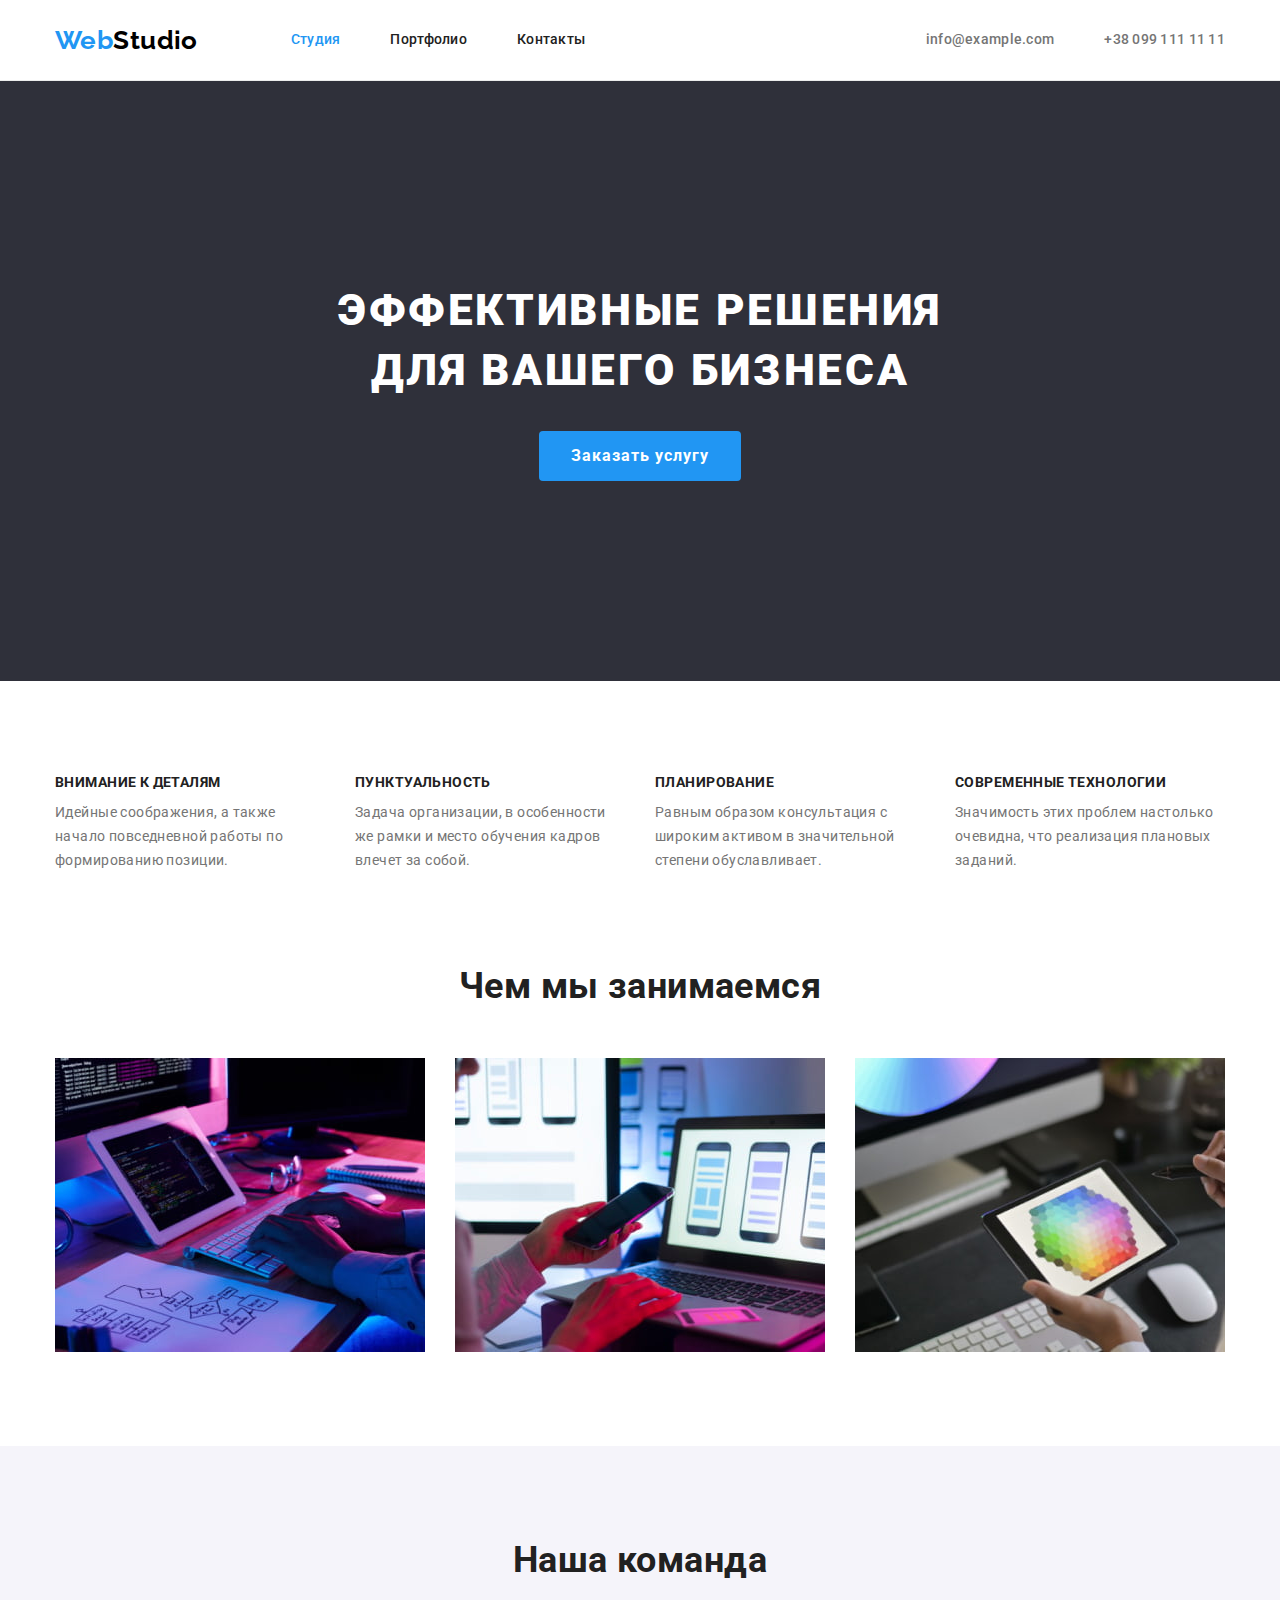
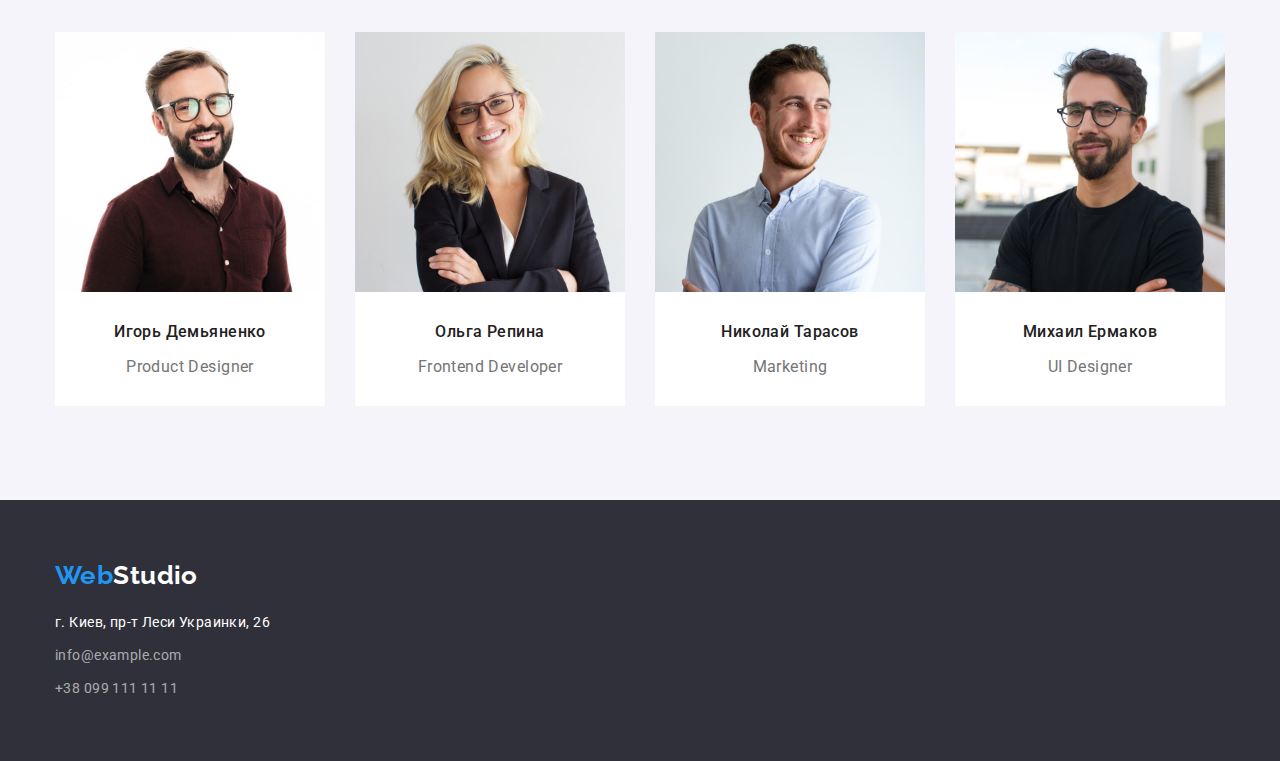
<file: index.html>
<!DOCTYPE html>
<html lang="ru">
<head>
    <meta charset="UTF-8">
    <meta http-equiv="X-UA-Compatible" content="IE=edge">
    <meta name="viewport" content="width=device-width, initial-scale=1.0">
    <title>Главная</title>
    <link rel="preconnect" href="https://fonts.googleapis.com">
    <link rel="preconnect" href="https://fonts.gstatic.com" crossorigin>
    <link href="https://fonts.googleapis.com/css2?family=Raleway:wght@700&family=Roboto:wght@400;500;700;900&display=swap" rel="stylesheet">
    <link rel="stylesheet" href="https://cdnjs.cloudflare.com/ajax/libs/modern-normalize/1.1.0/modern-normalize.min.css">
    <link rel="stylesheet" href="./css/styles.css">
</head>
<body>
    <header class="page-header">
        <div class="container main-nav">
            <nav class="header-nav">
                <a class="logo link" href="./index.html"><span class="first-part">Web</span><span class="second-part">Studio</span></a>
                <ul class="menu list">
                    <li class="menu-item"><a class="menu link current" href="./index.html">Студия</a></li>
                    <li class="menu-item"><a class="menu link" href="./portfolio.html">Портфолио</a></li>
                    <li class="menu-item"><a class="menu link" href="">Контакты</a></li>
                </ul>
            </nav>
            <ul class="header-contact list">
                <li class="header-contact-item"><a class="header-contact link" href="mailto:info@example.com">info@example.com</a></li>
                <li class="header-contact-item"><a class="header-contact link" href="tel:+380991111111">+38 099 111 11 11</a></li>
            </ul>
        </div>
    </header>
    <main>
        <section class="banner">
            <div class="container">
                <h1 class="hero">Эффективные решения для вашего бизнеса</h1>
                <button class="btn" type="button">Заказать услугу</button>
            </div>
        </section>
        <section class="benefits section">
            <div class="container">
                <h2 class="section-title none">Наши преимущества</h2>
                <ul class="benefits list">
                    <li class="benefits-item">
                        <h3 class="benefits-title">Внимание к деталям</h3>
                        <p class="text">Идейные соображения, а также начало повседневной работы по формированию позиции.</p>
                    </li>
                    <li class="benefits-item">
                        <h3 class="benefits-title">Пунктуальность</h3>
                        <p class="text">Задача организации, в особенности же рамки и место обучения кадров влечет за собой.</p>
                    </li>
                    <li class="benefits-item">
                        <h3 class="benefits-title">Планирование</h3>
                        <p class="text">Равным образом консультация с широким активом в значительной степени обуславливает.</p>
                    </li>
                    <li class="benefits-item">
                        <h3 class="benefits-title">Современные технологии</h3>
                        <p class="text">Значимость этих проблем настолько очевидна, что реализация плановых заданий.</p>
                    </li>
                </ul>
            </div>
        </section>
        <section class="occupation section">
            <div class="container">
                <h2 class="section-title">Чем мы занимаемся</h2>
                <ul class="occupation list">
                    <li class="occupation-item"><img src="./images/work/img-1.jpg" alt="Разработка технического задания" width="370" height="294"></li>
                    <li class="occupation-item"><img src="./images/work/img-2.jpg" alt="Тестирование" width="370" height="294"></li>
                    <li class="occupation-item"><img src="./images/work/img-3.jpg" alt="Выбор цветовой гаммы" width="370" height="294"></li>
                </ul>
            </div>
        </section>
        <section class="team section">
            <div class="container">
                <h2 class="section-title">Наша команда</h2>
                <ul class="team list">
                    <li class="team-item">
                        <img src="./images/team/ID.jpg" alt="Участник команды №1" width="270" height="260">
                        <div class="worker">
                            <h3 class="name">Игорь Демьяненко</h3>
                            <p class="profession" lang="en">Product Designer</p>
                        </div> 
                    </li>
                    <li class="team-item">
                        <img src="./images/team/OR.jpg" alt="Участник команды №2" width="270" height="260">
                        <div class="worker">
                            <h3 class="name">Ольга Репина</h3>
                            <p class="profession" lang="en">Frontend Developer</p>
                        </div>
                    </li>
                    <li class="team-item">
                        <img src="./images/team/NT.jpg" alt="Участник команды №3" width="270" height="260">
                        <div class="worker">
                            <h3 class="name">Николай Тарасов</h3>
                            <p class="profession" lang="en">Marketing</p>
                        </div>
                    </li>
                    <li class="team-item">
                        <img src="./images/team/MY.jpg" alt="Участник команды №4" width="270" height="260">
                        <div class="worker">
                            <h3 class="name">Михаил Ермаков</h3>
                            <p class="profession" lang="en">UI Designer</p>
                        </div>
                    </li>
                </ul>
            </div>
        </section>
    </main>
    <footer class="page-footer">
        <div class="container">
            <a class="logo link" href="./index.html"><span class="first-part">Web</span><span class="second-part">Studio</span></a>
            <address>
                <p class="phys-adress">г. Киев, пр-т Леси Украинки, 26</p>
                <ul class="footer-contact list">
                    <li class="footer-item"><a class="footer-contact link" href="mailto:info@example.com">info@example.com</a></li>
                    <li class="footer-item"><a class="footer-contact link" href="tel:+380991111111">+38 099 111 11 11</a></li>
                </ul>
            </address> 
        </div>
    </footer>
</body>
</html>
</file>
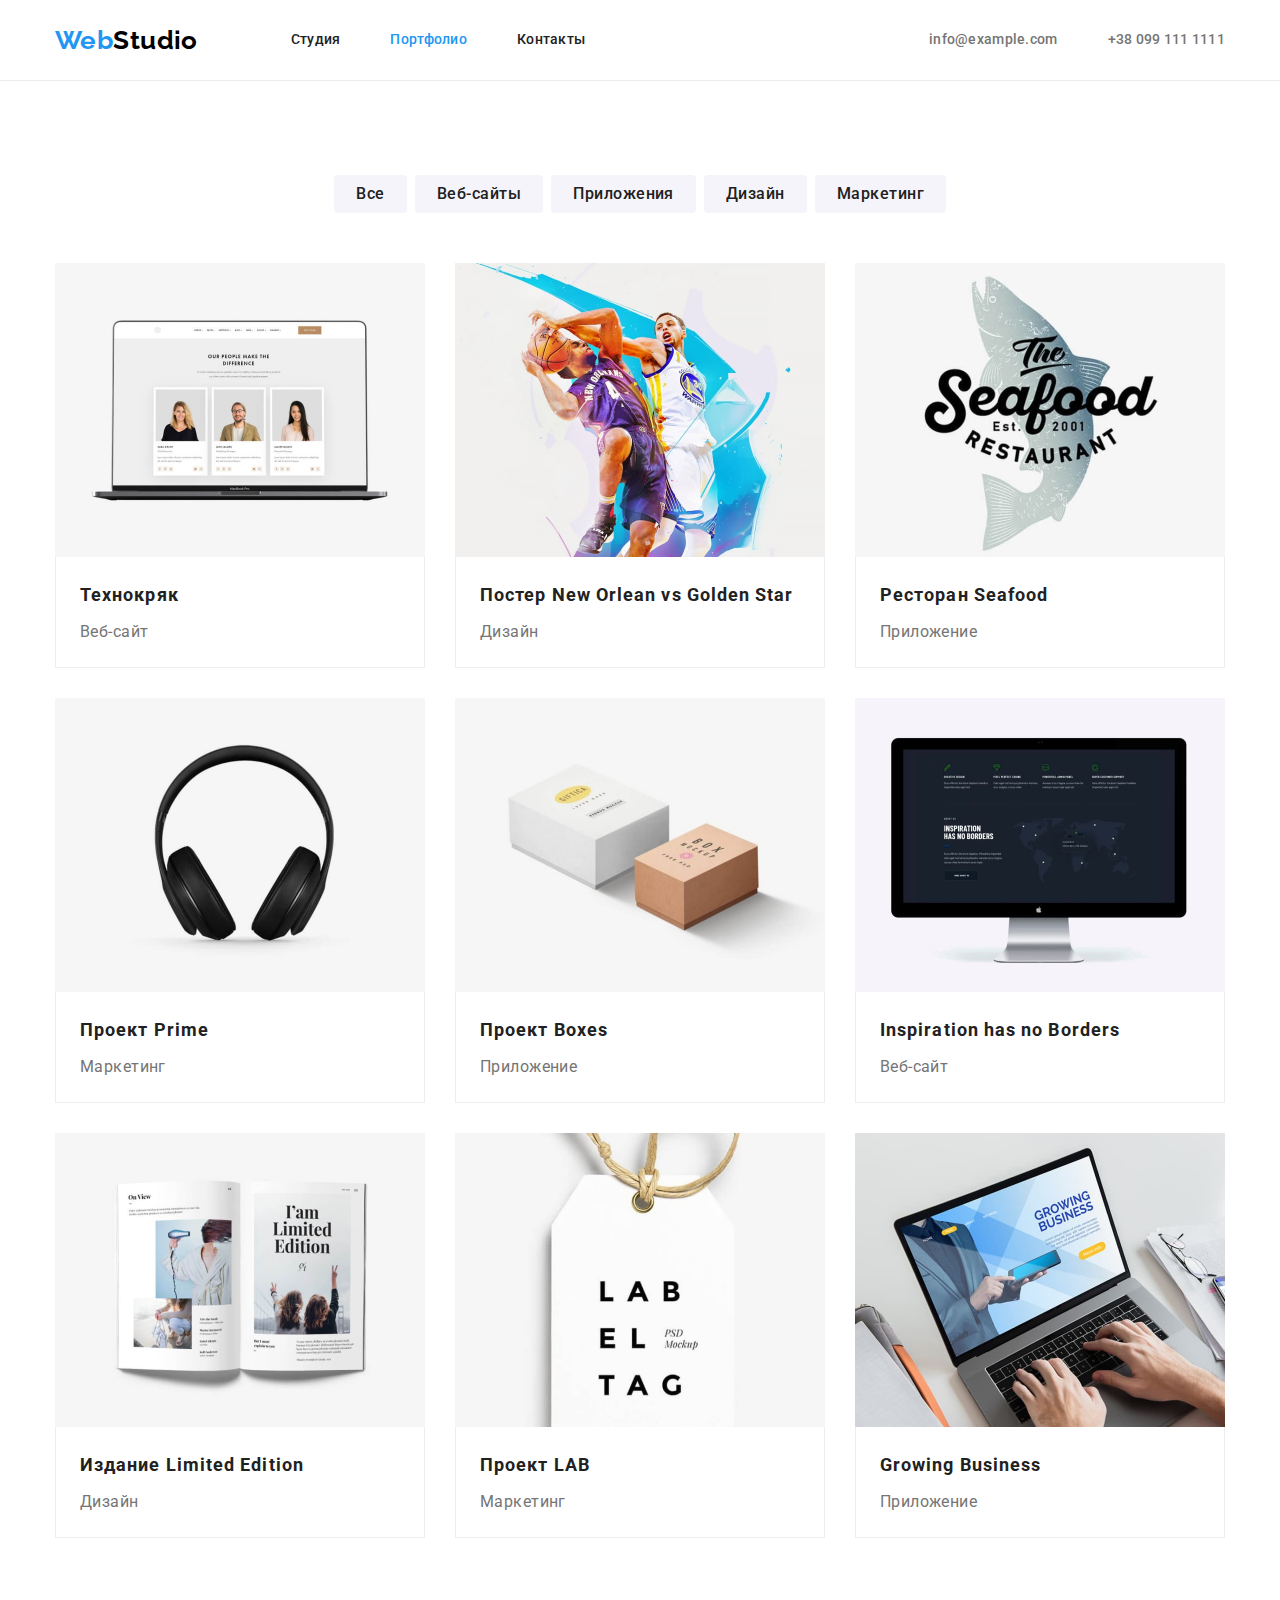
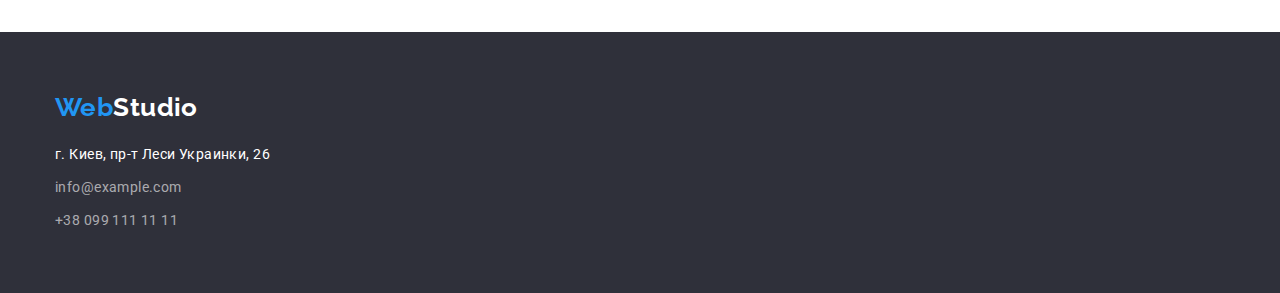
<file: portfolio.html>
<!DOCTYPE html>
<html lang="ru">
<head>
    <meta charset="UTF-8">
    <meta http-equiv="X-UA-Compatible" content="IE=edge">
    <meta name="viewport" content="width=device-width, initial-scale=1.0">
    <title>Портфолио</title>
    <link rel="preconnect" href="https://fonts.googleapis.com">
    <link rel="preconnect" href="https://fonts.gstatic.com" crossorigin>
    <link href="https://fonts.googleapis.com/css2?family=Raleway:wght@700&family=Roboto:wght@400;500;700;900&display=swap" rel="stylesheet">
    <link rel="stylesheet" href="https://cdnjs.cloudflare.com/ajax/libs/modern-normalize/1.1.0/modern-normalize.min.css">
    <link rel="stylesheet" href="./css/styles.css">
</head>

<body>
    <header class="page-header">
        <div class="container main-nav">
            <nav class="header-nav">
                <a class="logo link" href="./index.html"><span class="first-part">Web</span><span class="second-part">Studio</span></a>
                <ul class="menu list">
                    <li class="menu-item"><a class="menu link" href="./index.html">Студия</a></li>
                    <li class="menu-item"><a class="menu link current" href="./portfolio.html">Портфолио</a></li>
                    <li class="menu-item"><a class="menu link" href="">Контакты</a></li>
                </ul>
            </nav>
            <ul class="header-contact list">
                <li class="header-contact-item"><a class="header-contact link" href="mailto:info@example.com">info@example.com</a></li>
                <li class="header-contact-item"><a class="header-contact link" href="tel:+380991111111">+38 099 111 1111</a></li>
            </ul>
        </div>
    </header>

<main>
    <section class="section">
        <div class="container">
        <h1 class="portfolio-hero">Портфолио</h1>
        <ul class="filter list">
            <li class="filter-item"><button class="btn-filter" type="button">Все</button></li>
            <li class="filter-item"><button class="btn-filter" type="button">Веб-сайты</button></li>
            <li class="filter-item"><button class="btn-filter" type="button">Приложения</button></li>
            <li class="filter-item"><button class="btn-filter" type="button">Дизайн</button></li>
            <li class="filter-item"><button class="btn-filter" type="button">Маркетинг</button></li>
        </ul>
        <ul class="work list">
            <li class="work-item">
                <a class="work link" href="">
                    <img src="./images/portfolio/image-1.jpg" alt="Веб-страница на ноутбуке" width="370" height="294">
                    <div class="project"> 
                        <h2 class="product">Технокряк</h2>
                        <p class="type">Веб-сайт</p>
                    </div>
                </a>
            </li>
            <li class="work-item">
                <a class="work link" href="">
                    <img src="./images/portfolio/image-2.jpg" alt="Баскетбольный матч" width="370" height="294">
                    <div class="project">
                        <h2 class="product">Постер New Orlean vs Golden Star</h2>
                        <p class="type">Дизайн</p>
                    </div> 
                </a>
            </li>
            <li class="work-item">
                <a class="work link" href="">
                    <img src="./images/portfolio/image-3.jpg" alt="Логотип ресторана" width="370" height="294">
                    <div class="project"> 
                        <h2 class="product">Ресторан Seafood</h2>
                        <p class="type">Приложение</p>
                    </div>
                </a>
            </li>
            <li class="work-item">
                <a class="work link" href="">
                    <img src="./images/portfolio/image-4.jpg" alt="Полноразмерные наушники" width="370" height="294">
                    <div class="project"> 
                        <h2 class="product">Проект Prime</h2>
                        <p class="type">Маркетинг</p>
                    </div>
                </a>
            </li>
            <li class="work-item">
                <a class="work link" href="">
                    <img src="./images/portfolio/image-5.jpg" alt="Коробки с логотипами" width="370" height="294">
                    <div class="project"> 
                        <h2 class="product">Проект Boxes</h2>
                        <p class="type">Приложение</p>
                    </div>
                </a>
            </li>
            <li class="work-item">
                <a class="work link" href="">
                    <img src="./images/portfolio/image-6.jpg" alt="Веб-страница на компьютере" width="370" height="294">
                    <div class="project">
                        <h2 class="product">Inspiration has no Borders</h2>
                        <p class="type">Веб-сайт</p>
                    </div>
                </a>
            </li>
            <li class="work-item">
                <a class="work link" href="">
                    <img src="./images/portfolio/image-7.jpg" alt="Разворот журнала" width="370" height="294">
                    <div class="project">
                        <h2 class="product">Издание Limited Edition</h2>
                        <p class="type">Дизайн</p>
                    </div>
                </a>
            </li>
            <li class="work-item">
                <a class="work link" href="">
                    <img src="./images/portfolio/image-8.jpg" alt="Лейбл" width="370" height="294">
                    <div class="project">
                        <h2 class="product">Проект LAB</h2>
                        <p class="type">Маркетинг</p>
                    </div>
                </a>
            </li>
            <li class="work-item">
                <a class="work link" href="">
                    <img src="./images/portfolio/image-9.jpg" alt="Человек на веб-странице" width="370" height="294">
                    <div class="project">
                        <h2 class="product">Growing Business</h2>
                        <p class="type">Приложение</p>
                    </div>
                </a>
            </li> 
        </ul>
        </div>
    </section>
</main>

<footer class="page-footer">
    <div class="container">
        <a class="logo link" href="./index.html"><span class="first-part">Web</span><span class="second-part">Studio</span></a>
        <address>
            <p class="phys-adress">г. Киев, пр-т Леси Украинки, 26</p>
            <ul class="footer-contact list">
                <li class="footer-item"><a class="footer-contact link" href="mailto:info@example.com">info@example.com</a></li>
                <li class="footer-item"><a class="footer-contact link" href="tel:+380991111111">+38 099 111 11 11</a></li>
            </ul>
        </address>
    </div>
</footer>
</body>
</html>
</file>
<file: css/styles.css>
:root {
    --main-text-color: #757575;
    --secondary-text-color: #212121;
    --second-logo-color: #000000;
    --accent-color: #FFFFFF;
    --footer-contact-color: rgba(255, 255, 255, 0.6);
    --secondary-background-color: #2F303A;
    --accent-background-color: #F5F4FA;
    --hover-color: #2196F3;
    --main-button-hover-color: #188CE8;
    --filter-button-bgc-color: rgba(245, 244, 250, 1)
}

.list {
    list-style: none;
    margin: 0;
    padding: 0;
}

.link {
    text-decoration: none;
    margin: 0;
    padding: 0;
}

img {
    display: block;
    max-width: 100%;
    height: auto;
}

.menu.link.current {
    color: var(--hover-color);
}

.container {
    width: 1200px;
    padding-left: 15px;
    padding-right: 15px;
    margin-left: auto;
    margin-right: auto;
}

.section {
    padding-top: 94px;
    padding-bottom: 94px;
}

body {
    font-family: 'Roboto', 'Arial', sans-serif;
    font-style: normal;
    font-weight: 400;
    font-size: 14px;
    line-height: 1.14; 
    letter-spacing: 0.03em;
    
    color: var(--main-text-color);
    background-color: var(--accent-color);
}

.page-header {
    border-bottom: 1px solid rgb(236,236,236);
}

.container.main-nav,
.header-nav {
    display: flex;
    align-items: center;
}

.logo.link {
    font-family: 'Raleway', "Arial", sans-serif;
    font-weight: 700;
    font-size: 26px;
    line-height: 1.19;

    margin-right: 93px;
}

.first-part {
    color: var(--hover-color);
}

.page-header .second-part {
    color: var(--second-logo-color);
}

.page-footer .second-part {
    color: var(--accent-color);
}

.menu.list, 
.header-contact.list {
    display: flex ;
}

.header-contact.list {
    margin-left: auto;
}

.menu-item {
    margin-right: 50px;
}

.menu-item:last-child {
    margin-right: 0;
}

.menu.link,
.header-contact.link {
    font-weight: 500;
    letter-spacing: 0.02em;
    
    color: var(--secondary-text-color);

    display: block;
    padding-top: 32px;
    padding-bottom: 32px;
}

.header-contact-item {
    margin-right: 50px;
}

.header-contact-item:last-child{
    margin-right: 0;
}

.header-contact.link {
    color: var(--main-text-color); 
}

.menu.link:hover,
.menu.link:focus,
.header-contact.link:hover,
.header-contact.link:focus,
.footer-contact.link:hover,
.footer-contact.link:focus {
    color: var(--hover-color);
}

.banner,
.page-footer {
    background-color: var(--secondary-background-color);
}

.banner {
    padding-top: 200px;
    padding-bottom: 200px;
    text-align: center; 
}

.hero {
    font-weight: 900;
    font-size: 44px;
    line-height: 1.36;
    letter-spacing: 0.06em;
    text-transform: uppercase;
    
    color: var(--accent-color);
    
    text-align: center;

    margin-top: 0;
    margin-bottom: 30px;
    margin-left: auto;
    margin-right: auto;
    width: 696px;
}

.btn {
    font-family: inherit;
    font-weight: 700;
    font-size: 16px;
    line-height: 1.88;
    letter-spacing: 0.06em;
    cursor: pointer;

    color: var(--accent-color);
    background-color: var(--hover-color);

    min-width: 200px;
    padding: 10px 32px;
    border: none;
    border-radius: 4px;
}

.btn:hover {
    background-color: var(--main-button-hover-color);
}

.section-title {
    font-weight: 700;
    font-size: 36px;
    line-height: 1.16;

    color: var(--secondary-text-color);

    margin-top: 0;
    margin-bottom: 50px;
    text-align: center;
}

.none {
    display: none;
}

.benefits.section {
    padding-bottom: 0;
}

.main-title {
    display: none;
}

.benefits.list {
    display: flex;
    justify-content: center;
}

.benefits-item {
    width: 270px;

    margin-right: 30px;
}

.benefits-item:last-child {
    margin-right: 0;
}

.benefits-title {
    font-weight: 700;
    font-size: 14px;
    text-transform: uppercase;
    
    color: var(--secondary-text-color);

    margin-top: 0;
    margin-bottom: 10px;
}

.text {
    line-height: 1.71;
    margin-top: 0;
    margin-bottom: 0;
}

.occupation.list {
    display: flex;
    justify-content: center;
}

.occupation-item {
    margin-right: 30px;
}

.occupation-item:last-child {
    margin-right: 0;
}

.team {
    background-color: var(--accent-background-color);
}

.team.list {
    display: flex;
    justify-content: center;
}

.team-item {
    margin-right: 30px;
}

.team-item:last-child {
    margin-right: 0;
}

.name {
    font-weight: 500;
    font-size: 16px;
    line-height: 1.19;

    color: var(--secondary-text-color);

    margin-top: 0;
    margin-bottom: 10;
}

.profession {
    font-size: 16px;
    line-height: 1.19;

    margin-top: 0;
    margin-bottom: 0;
}

.worker {
    background-color: var(--accent-color);
    text-align: center;
    padding: 30px 59px;
}

.page-footer {
    padding-top: 60px;
    padding-bottom: 60px;
}

.page-footer .logo.link {
    display: block;
    margin-right: 0;
    margin-bottom: 20px;
}

.phys-adress {
    font-style: normal;
    line-height: 1.71;
    
    color: var(--accent-color);

    margin-top: 0;
    margin-bottom: 9px;
}

.footer-item {
    margin-bottom: 9px;
}

.footer-item:last-child {
    margin-bottom: 0;
}

.footer-contact.link {
    font-style: normal;
    line-height: 1.71;
    
    color: var(--footer-contact-color);
}

/* P O R T F O L I O  */

.portfolio-hero {
    display: none;
}

.filter.list {
    display: flex;
    justify-content: center;
    margin-bottom: 50px;
}

.filter-item {
    margin-right: 8px;
}

.filter-item:last-child {
    margin-right: 0;
}

.product {
    font-weight: 700;
    font-size: 18px;
    line-height: 2;
    letter-spacing: 0.06em;
    
    color: var(--secondary-text-color);

    margin-top: 0;
    margin-bottom: 4px;
    text-align: left;
}

.type {
    font-size: 16px;
    line-height: 1.88;
   
    color: var(--main-text-color);

    margin-top: 0;
    margin-bottom: 0;
}

.btn-filter {
    font-family: inherit;
    font-weight: 500;
    font-size: 16px;
    line-height: 1.62;
    letter-spacing: 0.03em;
    
    color: var(--secondary-text-color);
    background-color: var(--filter-button-bgc-color);

    min-width: 73px;
    padding: 6px 22px;
    border: none;
    border-radius: 4px;

    cursor: pointer;
}

.btn-filter:hover,
.btn-filter:focus {
    color: var(--accent-color);
    background-color: var(--hover-color);
}

.work.list {
    display: flex;
    flex-wrap: wrap;
}

.work-item {
    width: calc((100% - 60px) / 3);
    margin-right: 30px;
    margin-bottom: 30px;
}

.work-item:nth-child(3n) {
    margin-right: 0;
} 

.work-item:nth-last-child(-n+3) {
    margin-bottom: 0;
}

.project {
    border-right: 1px solid #eeeeee;
    border-left: 1px solid #eeeeee;
    border-bottom: 1px solid #eeeeee;
    padding: 20px 24px;
}
</file>
